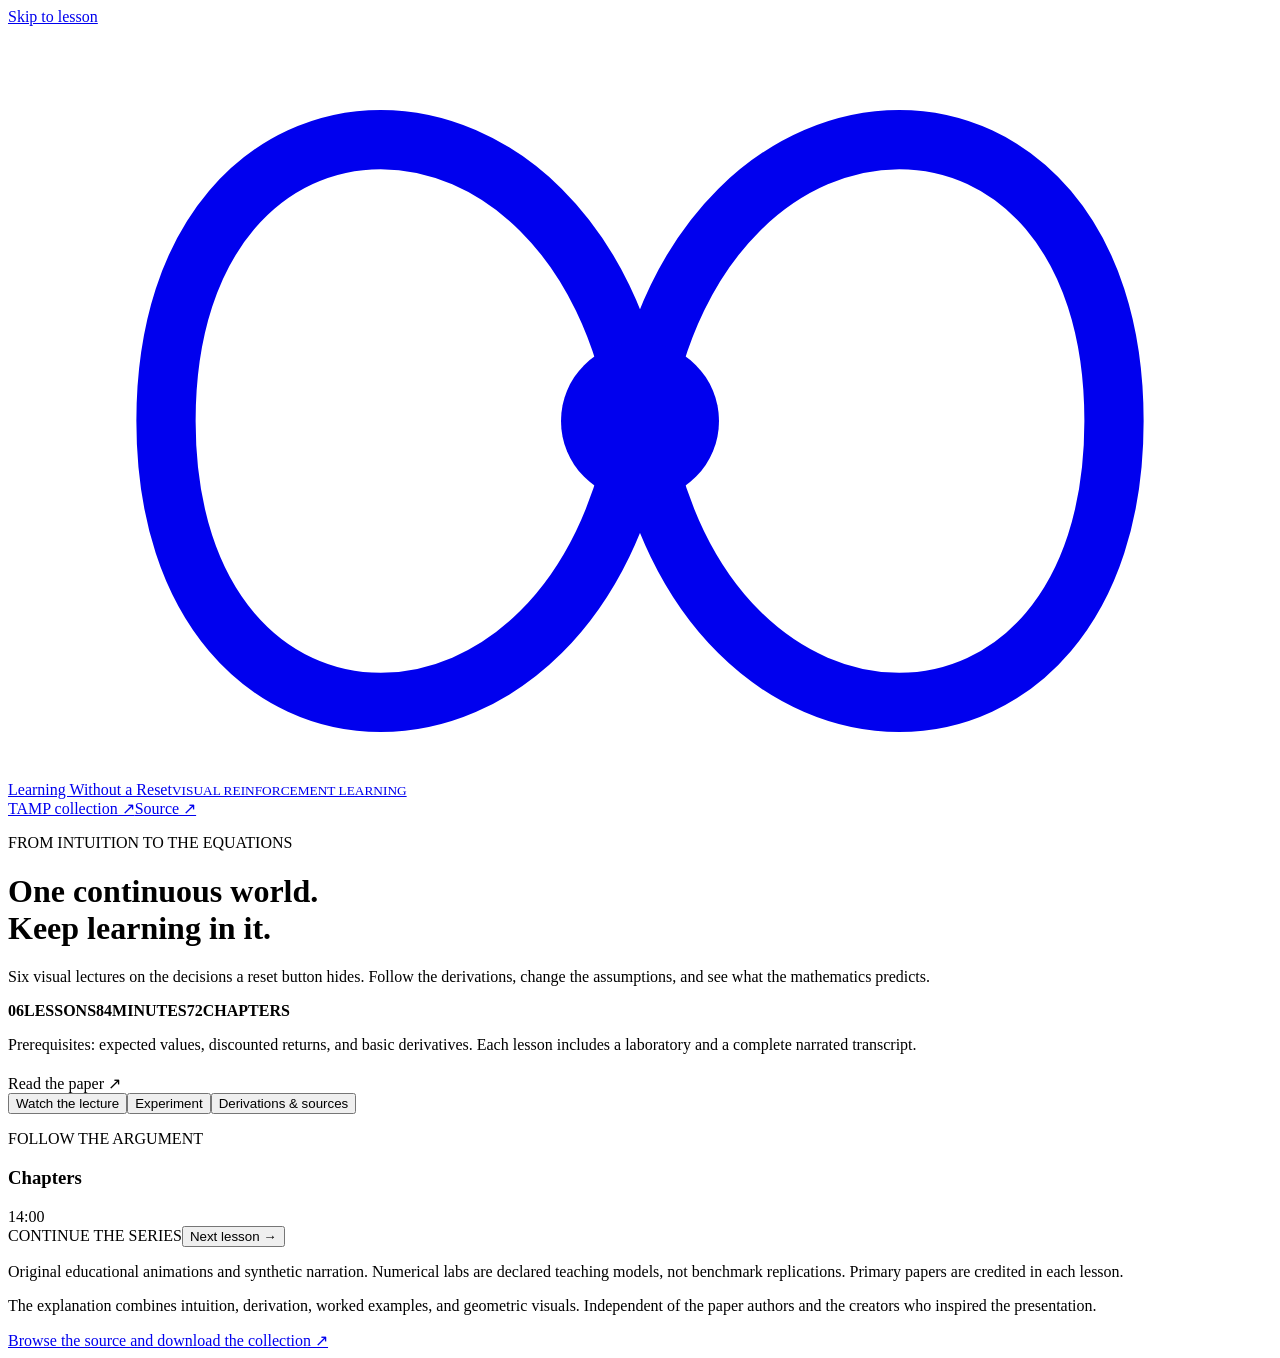
<file: src/index.template.html>
<!doctype html>
<html lang="en"><head><meta charset="utf-8"><meta name="viewport" content="width=device-width,initial-scale=1"><meta name="description" content="Six detailed visual lectures and interactive mathematical laboratories on reset-free reinforcement learning, with primary paper sources, captions and derivations."><meta name="theme-color" content="#0b1220"><title>Learning Without a Reset · Visual RL</title><style>/* INLINE_CSS */</style></head>
<body>
<a class="skip" href="#main">Skip to lesson</a>
<header class="topbar"><a class="brand" href="index.html" aria-label="Learning Without a Reset home"><svg viewBox="0 0 64 38" aria-hidden="true"><path d="M8 20C8 1 29 1 32 20S56 39 56 20 35 1 32 20 8 39 8 20" fill="none" stroke="currentColor" stroke-width="3"/><circle cx="32" cy="20" r="4" fill="currentColor"/></svg><span>Learning Without a Reset<small>VISUAL REINFORCEMENT LEARNING</small></span></a><div class="toplinks"><a href="https://gatech-rl2.github.io/tamp-explainers/">TAMP collection ↗</a><a href="https://github.com/GaTech-RL2/reset-free-rl-explainers">Source ↗</a></div></header>
<div class="intro"><div><p class="eyebrow">FROM INTUITION TO THE EQUATIONS</p><h1>One continuous world.<br><span>Keep learning in it.</span></h1><p class="lede">Six visual lectures on the decisions a reset button hides. Follow the derivations, change the assumptions, and see what the mathematics predicts.</p></div><div class="course-stats"><strong>06<span>LESSONS</span></strong><strong>84<span>MINUTES</span></strong><strong>72<span>CHAPTERS</span></strong><p>Prerequisites: expected values, discounted returns, and basic derivatives. Each lesson includes a laboratory and a complete narrated transcript.</p></div></div>
<nav id="episodes" class="episode-nav" aria-label="Choose a lesson"></nav>
<main id="main" tabindex="-1">
<div class="lesson-heading"><div><p id="lesson-kicker" class="eyebrow"></p><h2 id="lesson-title"></h2><p id="lesson-summary"></p></div><a id="paper-link" class="paper-link" target="_blank" rel="noopener">Read the paper ↗</a></div>
<div class="tabs" role="tablist" aria-label="Lesson views"><button role="tab" id="tab-watch" aria-controls="panel-watch" data-tab="watch">Watch the lecture</button><button role="tab" id="tab-lab" aria-controls="panel-lab" data-tab="lab">Experiment</button><button role="tab" id="tab-notes" aria-controls="panel-notes" data-tab="notes">Derivations & sources</button></div>
<section id="panel-watch" role="tabpanel" aria-labelledby="tab-watch"><div class="watch-grid"><div><div id="player"></div><div id="downloads" class="downloads"></div><div class="follow"><p class="eyebrow">FOLLOW THE ARGUMENT</p><h3 id="current-chapter"></h3><div id="current-steps"></div></div></div><aside><div class="chapter-header"><h3>Chapters</h3><span>14:00</span></div><div id="chapters"></div></aside></div></section>
<section id="panel-lab" role="tabpanel" aria-labelledby="tab-lab" hidden><div id="laboratory"></div></section>
<section id="panel-notes" role="tabpanel" aria-labelledby="tab-notes" hidden><div id="notes"></div></section>
<div class="course-footer"><span>CONTINUE THE SERIES</span><button id="next-lesson">Next lesson →</button></div>
</main>
<footer><p>Original educational animations and synthetic narration. Numerical labs are declared teaching models, not benchmark replications. Primary papers are credited in each lesson.</p><p>The explanation combines intuition, derivation, worked examples, and geometric visuals. Independent of the paper authors and the creators who inspired the presentation.</p><a href="https://github.com/GaTech-RL2/reset-free-rl-explainers">Browse the source and download the collection ↗</a></footer>
<noscript><p>This companion needs JavaScript for lesson navigation and experiments. The <a href="media/foundations.mp4">foundations video</a> and <a href="transcripts/foundations.txt">transcript</a> can be opened directly.</p></noscript>
<script>/* INLINE_DATA */</script><script>/* INLINE_LABS */</script><script>/* INLINE_APP */</script>
</body></html>
</file>
